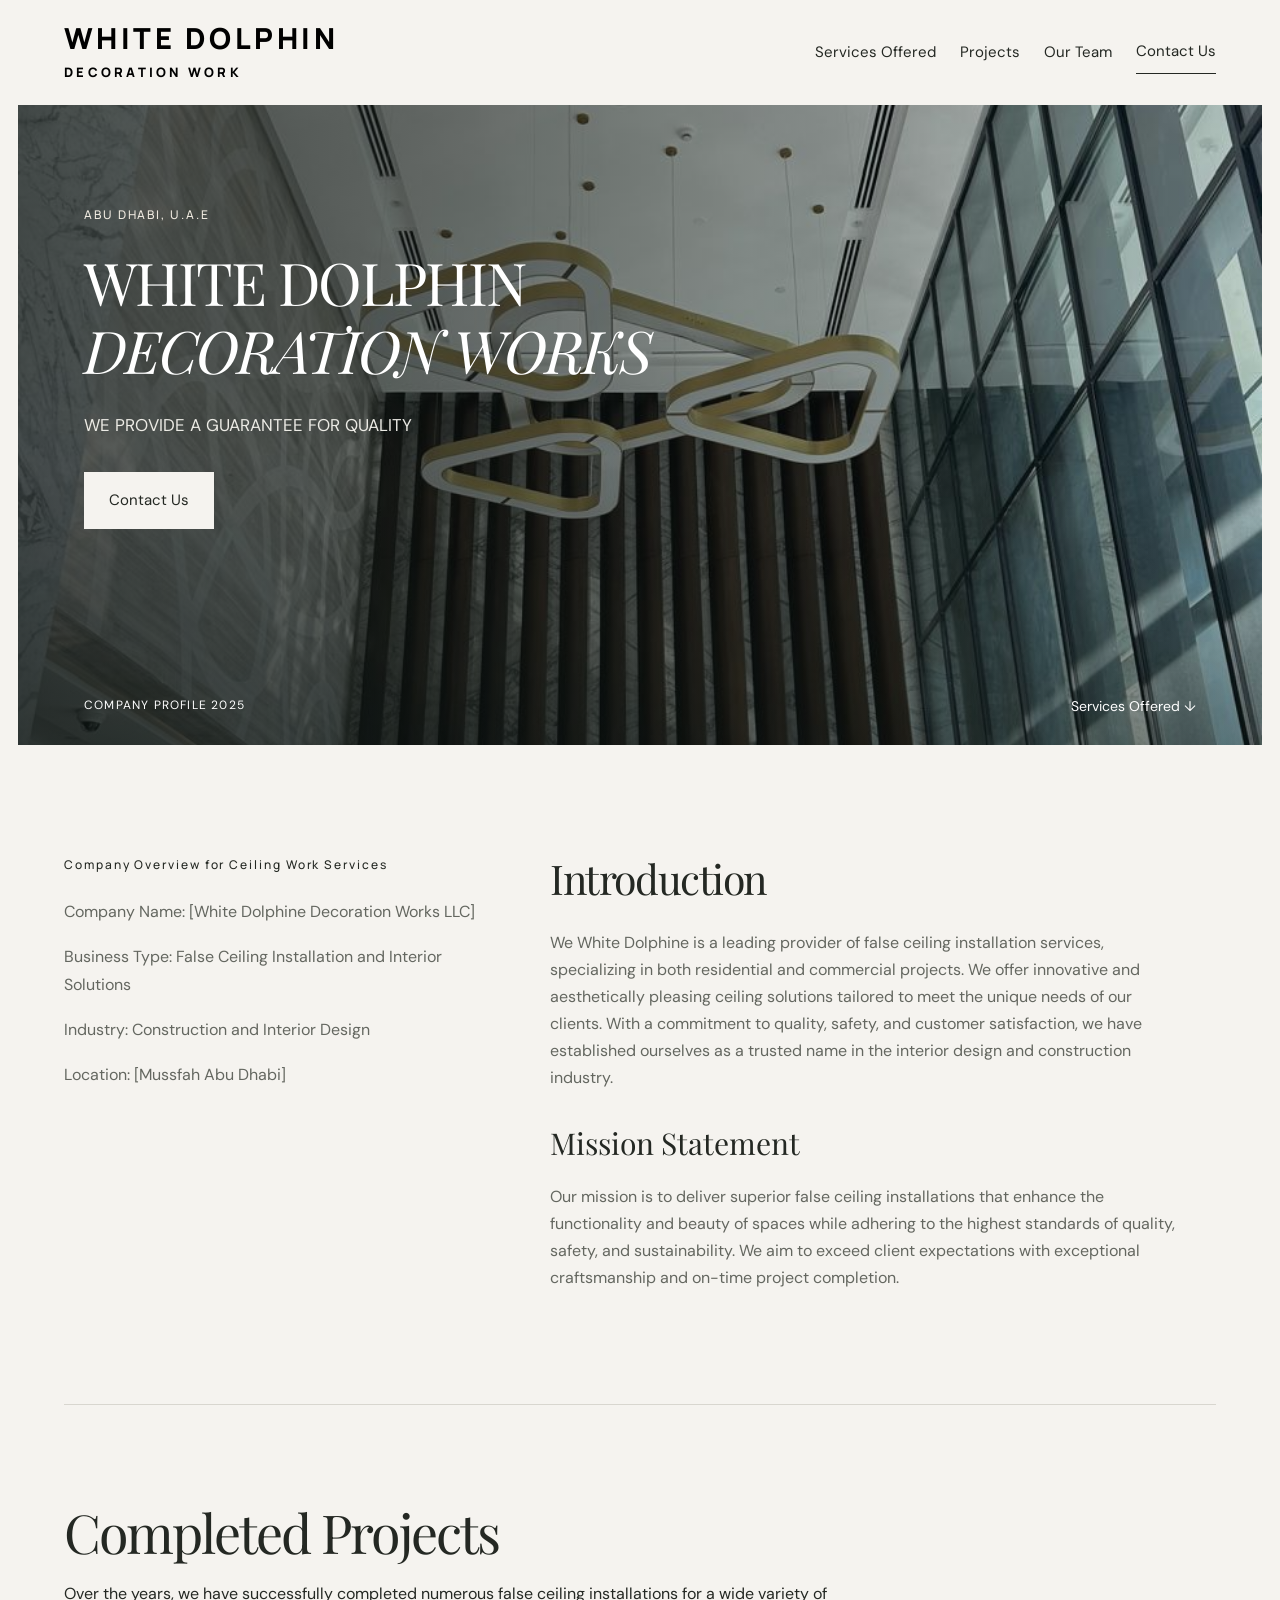
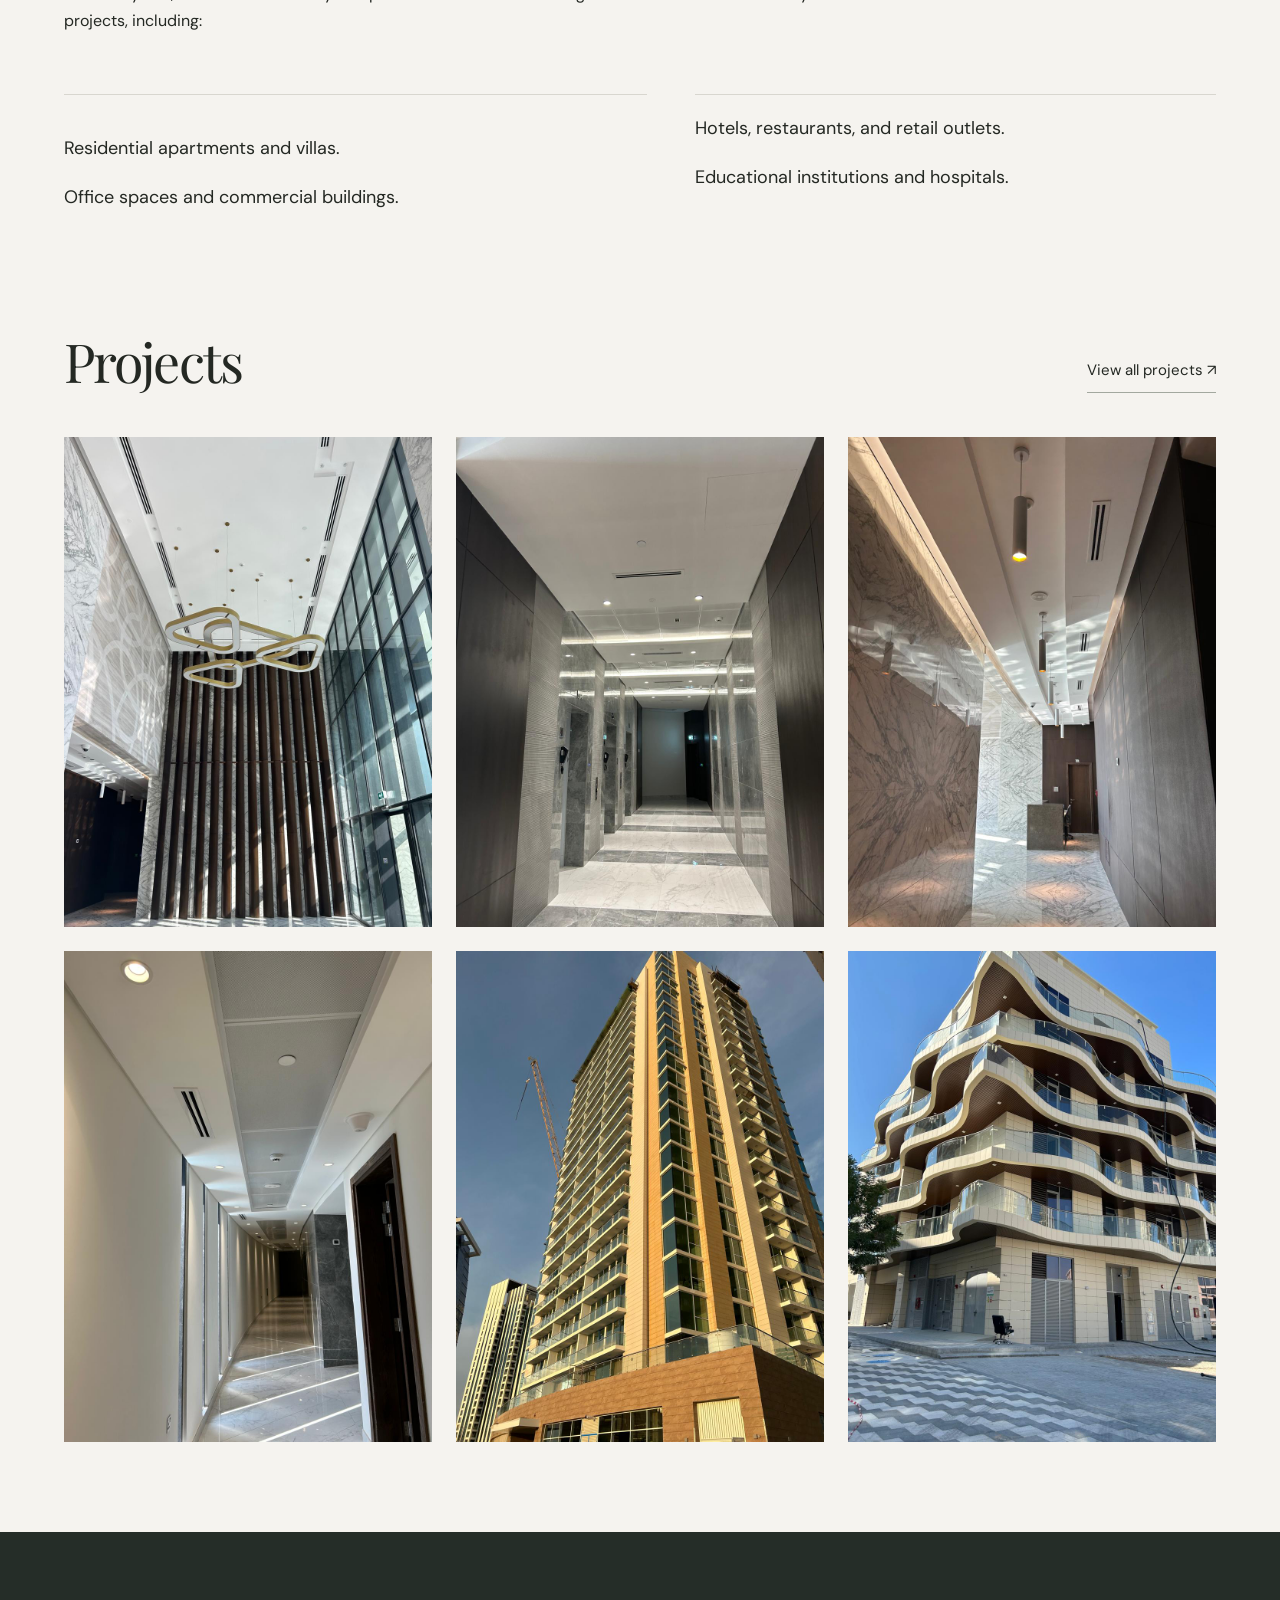
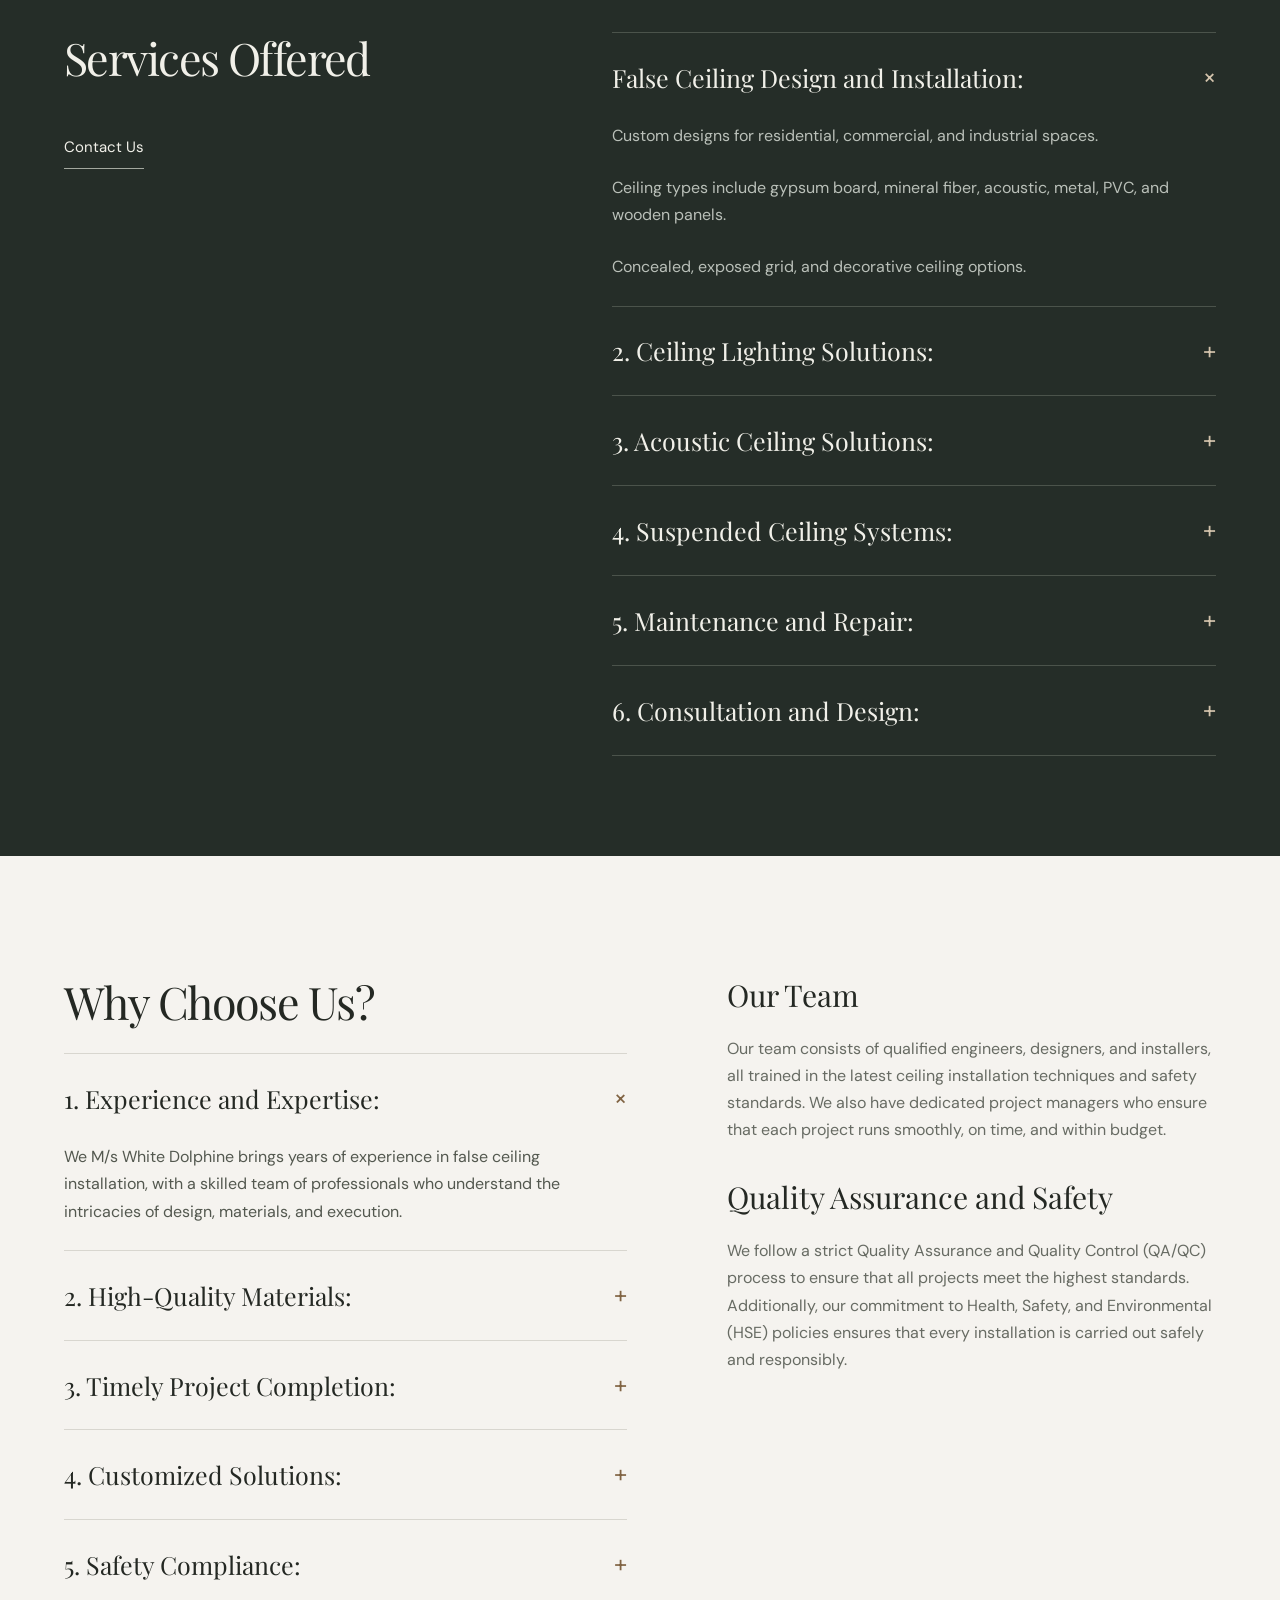
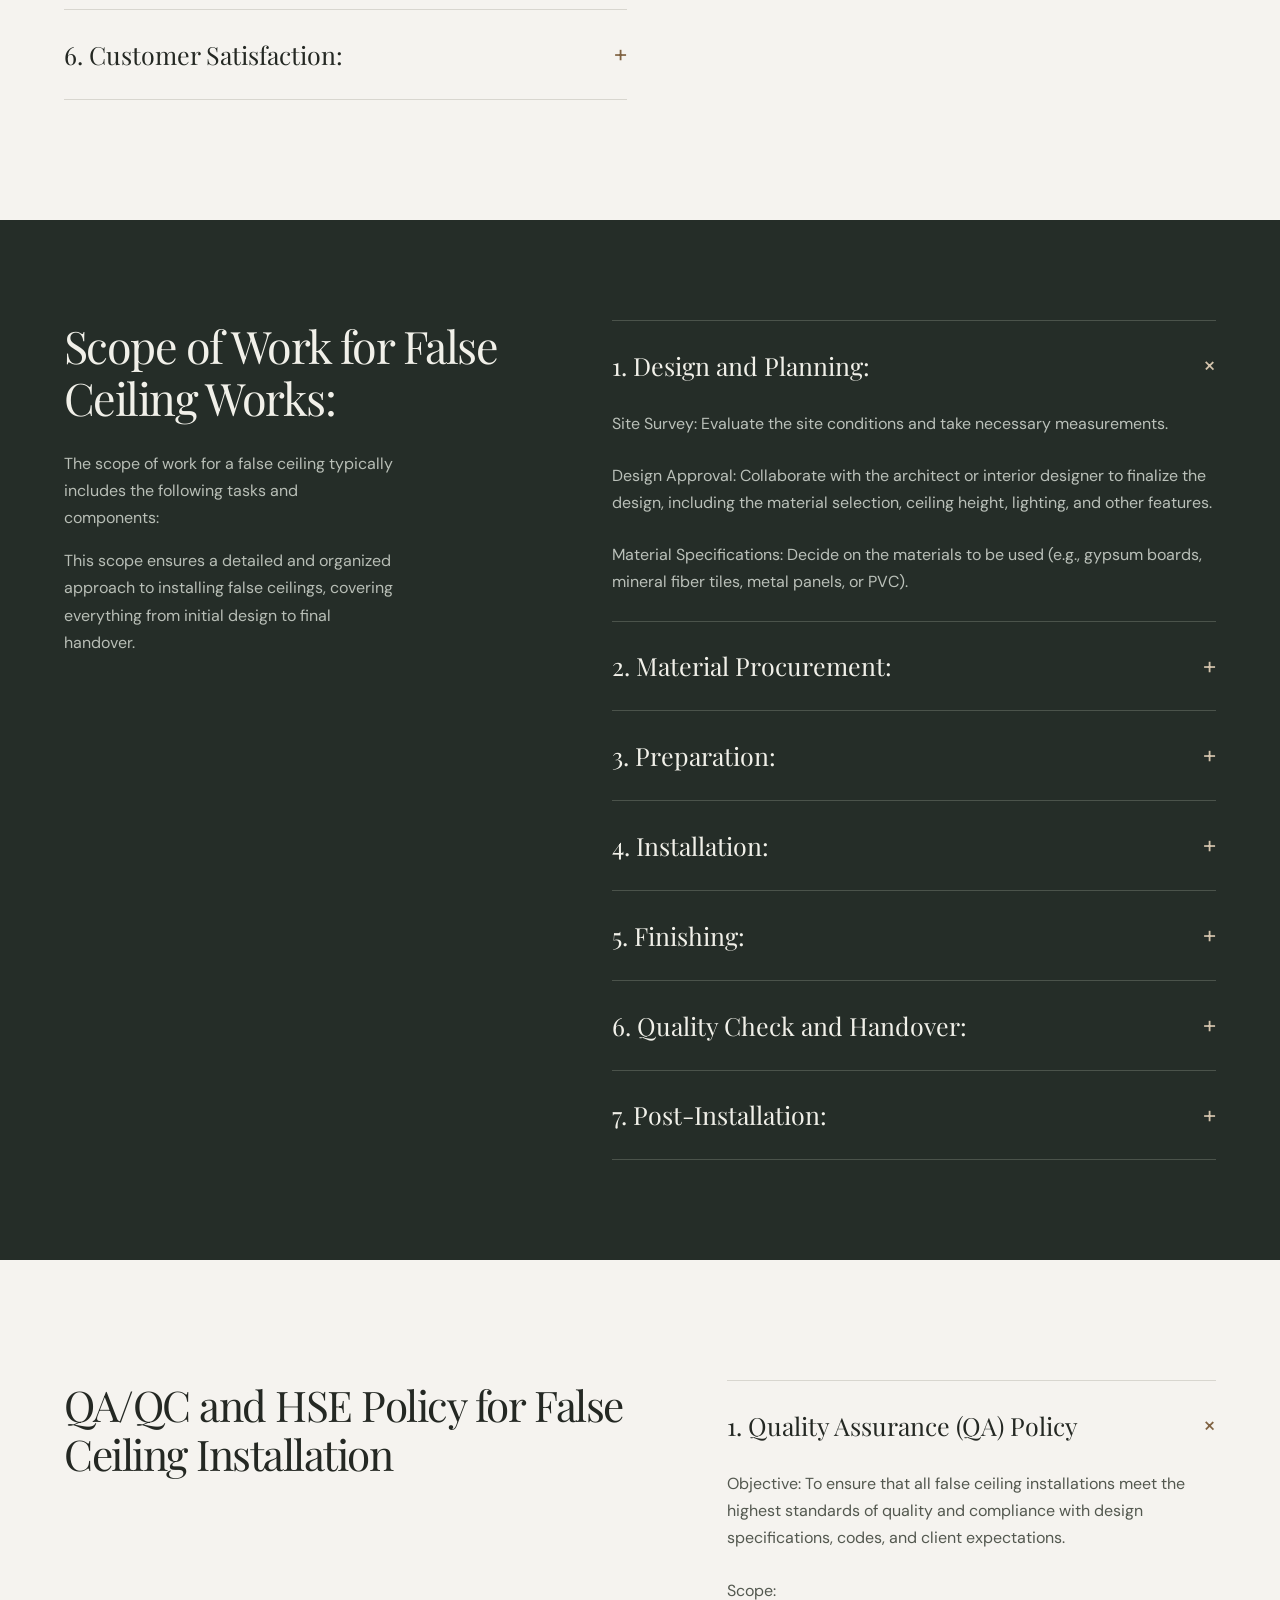
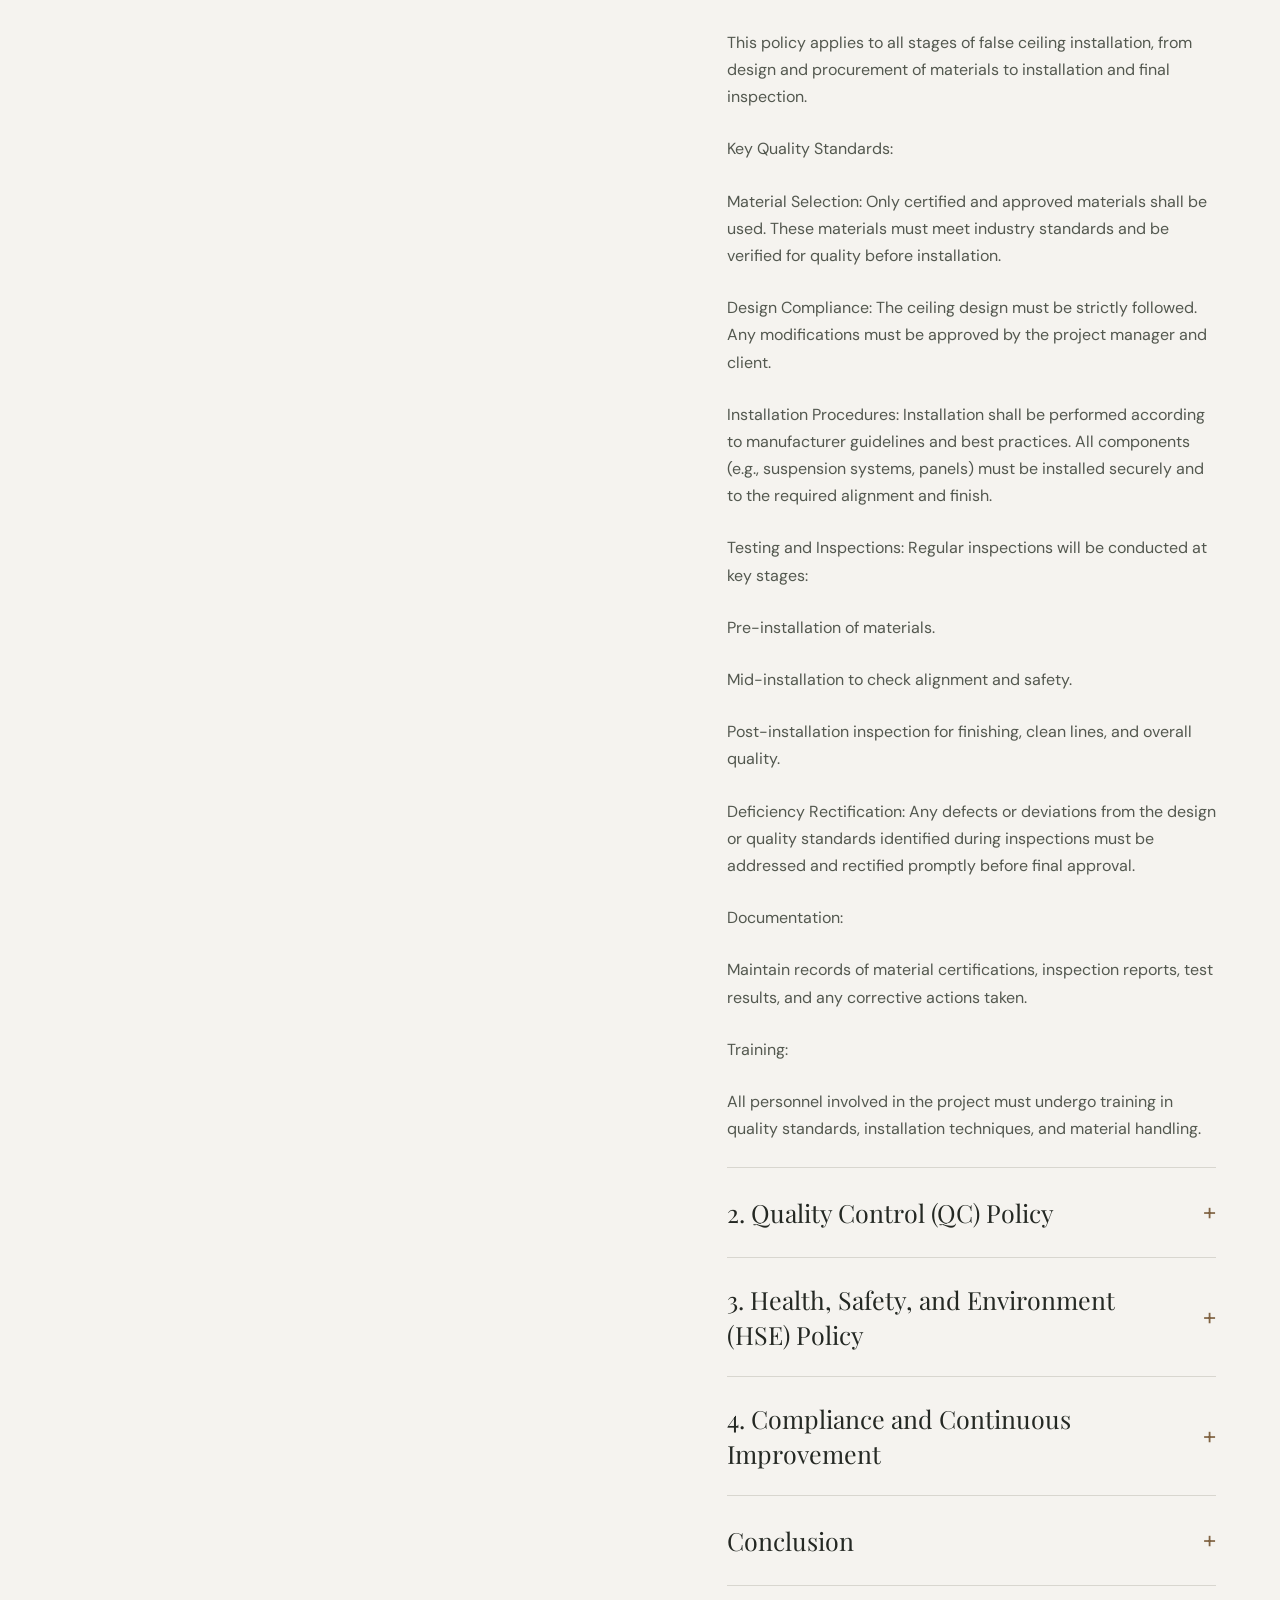
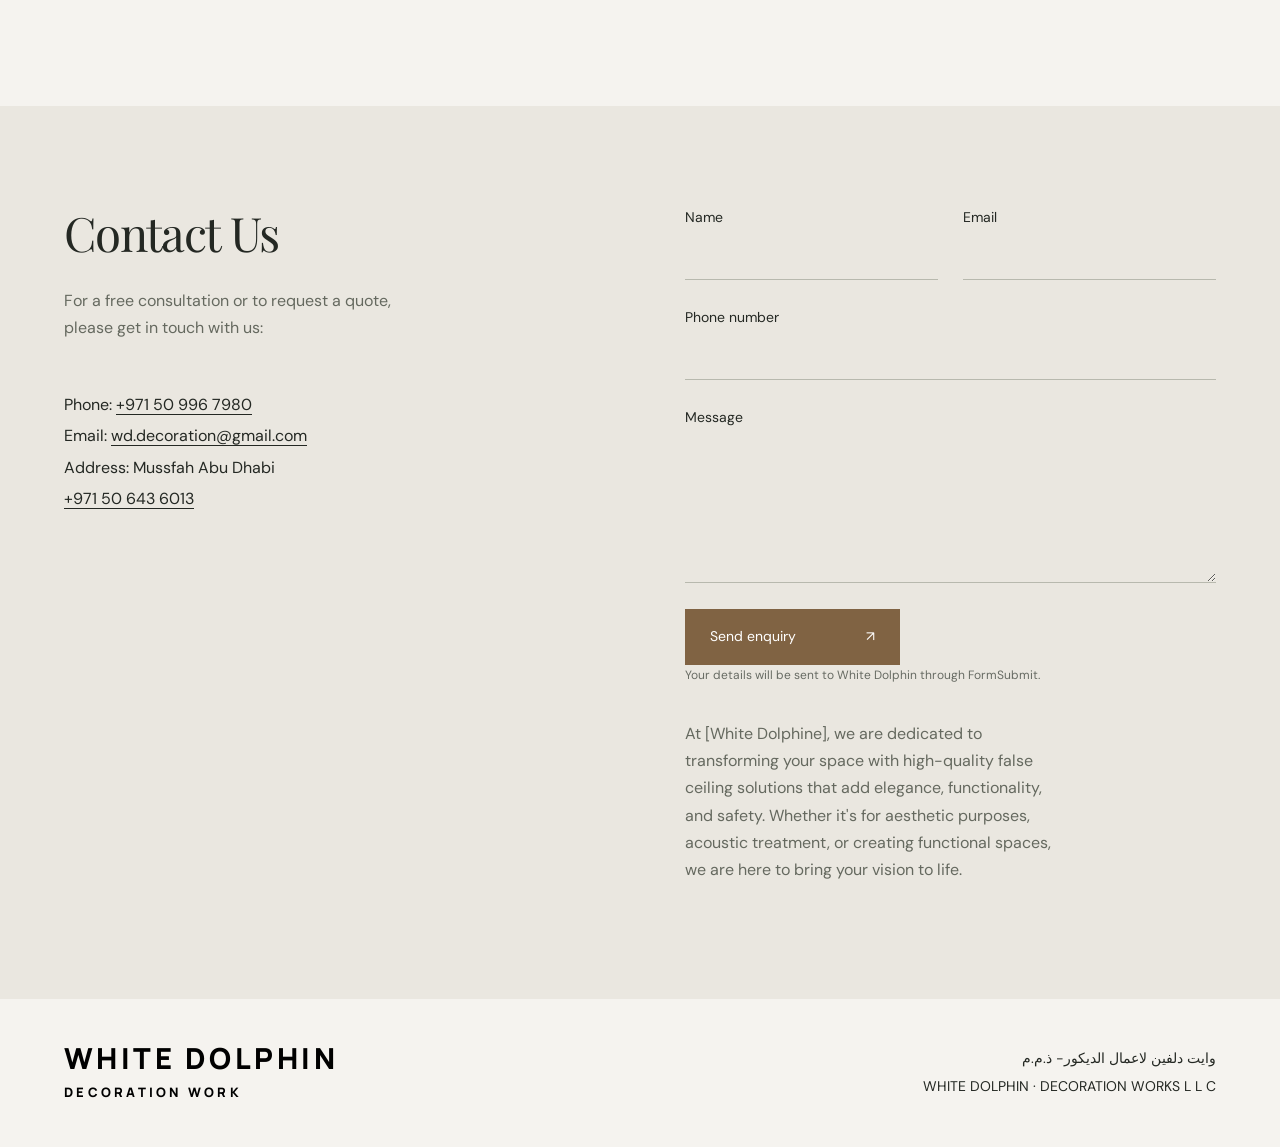
<file: index.html>
<!doctype html><html lang="en"><head><meta charset="utf-8"><meta name="viewport" content="width=device-width,initial-scale=1"><title>WHITE DOLPHIN — DECORATION WORKS</title><meta name="description" content="False Ceiling Installation and Interior Solutions"><link rel="stylesheet" href="style.css"></head><body><header><a class="brand" href="#">WHITE DOLPHIN<span>DECORATION WORK</span></a><button class="menu" aria-label="Navigation" aria-expanded="false" aria-controls="navigation">☰</button><nav id="navigation"><a href="#services">Services Offered</a><a href="projects.html">Projects</a><a href="#about">Our Team</a><a href="#contact" class="nav-contact">Contact Us</a></nav></header><main><section class="hero"><img src="assets/project-01.jpeg" alt="" fetchpriority="high"><div class="hero-shade"></div><div class="hero-copy"><p class="eyebrow">ABU DHABI, U.A.E</p><h1>WHITE DOLPHIN<br><em>DECORATION WORKS</em></h1><p>WE PROVIDE A GUARANTEE FOR QUALITY</p><a class="button light" href="#contact">Contact Us</a></div><div class="hero-bottom"><span>COMPANY PROFILE 2025</span><a href="#services">Services Offered ↓</a></div></section><section class="intro wrap"><div><p class="eyebrow">Company Overview for Ceiling Work Services</p><p>Company Name: [White Dolphine Decoration Works LLC]</p><p>Business Type: False Ceiling Installation and Interior Solutions</p><p>Industry: Construction and Interior Design</p><p>Location: [Mussfah Abu Dhabi]</p></div><div><h2>Introduction</h2><p>We White Dolphine is a leading provider of false ceiling installation services, specializing in both residential and commercial projects. We offer innovative and aesthetically pleasing ceiling solutions tailored to meet the unique needs of our clients. With a commitment to quality, safety, and customer satisfaction, we have established ourselves as a trusted name in the interior design and construction industry.</p><h3 class="copy-heading">Mission Statement</h3><p>Our mission is to deliver superior false ceiling installations that enhance the functionality and beauty of spaces while adhering to the highest standards of quality, safety, and sustainability. We aim to exceed client expectations with exceptional craftsmanship and on-time project completion.</p></div></section><section class="projects wrap" id="projects"><div class="section-top"><div><h2>Completed Projects</h2><p>Over the years, we have successfully completed numerous false ceiling installations for a wide variety of projects, including:</p></div></div><div class="project-grid"><article class="project"><p>Residential apartments and villas.</p><p>Office spaces and commercial buildings.</p></article><article class="project second"><p>Hotels, restaurants, and retail outlets.</p><p>Educational institutions and hospitals.</p></article></div></section><section class="wrap home-gallery"><div class="section-top"><h2>Projects</h2><a class="text-link" href="projects.html">View all projects ↗</a></div><div class="photo-grid" id="home-project-gallery"><a class="photo-card" href="projects.html#photo-1"><img src="assets/project-01.jpeg" alt="White Dolphin project photograph 1" loading="lazy" width="960" height="1280"></a><a class="photo-card" href="projects.html#photo-2"><img src="assets/project-02.jpeg" alt="White Dolphin project photograph 2" loading="lazy" width="960" height="1280"></a><a class="photo-card" href="projects.html#photo-3"><img src="assets/project-03.jpeg" alt="White Dolphin project photograph 3" loading="lazy" width="960" height="1280"></a><a class="photo-card" href="projects.html#photo-4"><img src="assets/project-04.jpeg" alt="White Dolphin project photograph 4" loading="lazy" width="960" height="1280"></a><a class="photo-card" href="projects.html#photo-5"><img src="assets/project-05.jpeg" alt="White Dolphin project photograph 5" loading="lazy" width="960" height="1280"></a><a class="photo-card" href="projects.html#photo-6"><img src="assets/project-06.jpeg" alt="White Dolphin project photograph 6" loading="lazy" width="960" height="1280"></a></div></section><section class="services" id="services"><div class="wrap services-layout"><div class="services-heading"><h2>Services Offered</h2><a class="text-link" href="#contact">Contact Us</a></div><div class="service-list"><details open><summary><h3>False Ceiling Design and Installation:</h3><span class="plus" aria-hidden="true">+</span></summary><div class="document-copy"><p>Custom designs for residential, commercial, and industrial spaces.</p><p>Ceiling types include gypsum board, mineral fiber, acoustic, metal, PVC, and wooden panels.</p><p>Concealed, exposed grid, and decorative ceiling options.</p></div></details><details><summary><h3>2. Ceiling Lighting Solutions:</h3><span class="plus" aria-hidden="true">+</span></summary><div class="document-copy"><p>Integration of lighting systems within false ceilings, including LED lights, recessed lights, and pendant lights.</p><p>Smart lighting solutions for energy efficiency and aesthetic appeal.</p></div></details><details><summary><h3>3. Acoustic Ceiling Solutions:</h3><span class="plus" aria-hidden="true">+</span></summary><div class="document-copy"><p>Noise reduction and soundproofing systems tailored to office spaces, conference rooms, theaters, and studios.</p></div></details><details><summary><h3>4. Suspended Ceiling Systems:</h3><span class="plus" aria-hidden="true">+</span></summary><div class="document-copy"><p>Installation of ceiling grids and suspension systems for stability and ease of access to utilities.</p></div></details><details><summary><h3>5. Maintenance and Repair:</h3><span class="plus" aria-hidden="true">+</span></summary><div class="document-copy"><p>Post-installation maintenance, cleaning, and repair services for damaged or aging false ceilings.</p></div></details><details><summary><h3>6. Consultation and Design:</h3><span class="plus" aria-hidden="true">+</span></summary><div class="document-copy"><p>Expert consultation to help clients choose the right materials and designs for their specific needs.</p><p>Detailed project planning, including timelines, cost estimation, and budgeting.</p></div></details></div></div></section><section class="about wrap" id="about"><div class="about-title"><h2>Why Choose Us?</h2><div class="light-accordions service-list"><details open><summary><h3>1. Experience and Expertise:</h3><span class="plus" aria-hidden="true">+</span></summary><div class="document-copy"><p>We M/s White Dolphine brings years of experience in false ceiling installation, with a skilled team of professionals who understand the intricacies of design, materials, and execution.</p></div></details><details><summary><h3>2. High-Quality Materials:</h3><span class="plus" aria-hidden="true">+</span></summary><div class="document-copy"><p>We use only the best-quality materials sourced from trusted suppliers, ensuring durability, safety, and aesthetic appeal.</p></div></details><details><summary><h3>3. Timely Project Completion:</h3><span class="plus" aria-hidden="true">+</span></summary><div class="document-copy"><p>We pride ourselves on completing projects within the specified timeframe, minimizing disruption to your daily activities.</p></div></details><details><summary><h3>4. Customized Solutions:</h3><span class="plus" aria-hidden="true">+</span></summary><div class="document-copy"><p>Each project is unique, and we offer personalized ceiling solutions that align with your design vision, functional needs, and budget.</p></div></details><details><summary><h3>5. Safety Compliance:</h3><span class="plus" aria-hidden="true">+</span></summary><div class="document-copy"><p>Our team adheres to strict safety protocols and ensures that all installations are compliant with relevant building codes and regulations.</p></div></details><details><summary><h3>6. Customer Satisfaction:</h3><span class="plus" aria-hidden="true">+</span></summary><div class="document-copy"><p>Our focus is on ensuring the satisfaction of our clients through clear communication, high-quality work, and attention to detail.</p></div></details></div></div><div class="about-copy"><h3 class="copy-heading">Our Team</h3><p>Our team consists of qualified engineers, designers, and installers, all trained in the latest ceiling installation techniques and safety standards. We also have dedicated project managers who ensure that each project runs smoothly, on time, and within budget.</p><h3 class="copy-heading">Quality Assurance and Safety</h3><p>We follow a strict Quality Assurance and Quality Control (QA/QC) process to ensure that all projects meet the highest standards. Additionally, our commitment to Health, Safety, and Environmental (HSE) policies ensures that every installation is carried out safely and responsibly.</p></div></section><section class="services scope" id="scope"><div class="wrap services-layout"><div class="services-heading"><h2>Scope of Work for False Ceiling Works:</h2><p>The scope of work for a false ceiling typically includes the following tasks and components:</p><p>This scope ensures a detailed and organized approach to installing false ceilings, covering everything from initial design to final handover.</p></div><div class="service-list"><details open><summary><h3>1. Design and Planning:</h3><span class="plus" aria-hidden="true">+</span></summary><div class="document-copy"><p>Site Survey: Evaluate the site conditions and take necessary measurements.</p><p>Design Approval: Collaborate with the architect or interior designer to finalize the design, including the material selection, ceiling height, lighting, and other features.</p><p>Material Specifications: Decide on the materials to be used (e.g., gypsum boards, mineral fiber tiles, metal panels, or PVC).</p></div></details><details><summary><h3>2. Material Procurement:</h3><span class="plus" aria-hidden="true">+</span></summary><div class="document-copy"><p>Ceiling Panels: Selection of panels based on design and functional needs.</p><p>Suspension System: This includes tracks, hangers, and accessories to support the ceiling.</p><p>Finishing Materials: Paint, textures, or finishes to apply to the ceiling panels.</p><p>Additional Fixtures: If required, lights, diffusers, air vents, speakers, and other utilities.</p></div></details><details><summary><h3>3. Preparation:</h3><span class="plus" aria-hidden="true">+</span></summary><div class="document-copy"><p>Site Clearing: Ensure the work area is clear of any obstacles and ready for ceiling installation.</p><p>Temporary Supports: If necessary, install temporary supports for structural stability.</p></div></details><details><summary><h3>4. Installation:</h3><span class="plus" aria-hidden="true">+</span></summary><div class="document-copy"><p>Framework Installation: Install the metal grid or suspension system (either exposed or concealed) that will hold the ceiling panels.</p><p>Ceiling Panel Installation: Attach the ceiling panels to the framework securely.</p><p>Electrical Work: Incorporate any lighting fixtures, vents, or other utilities within the false ceiling.</p><p>Adjustments: Ensure the ceiling is level and properly aligned.</p></div></details><details><summary><h3>5. Finishing:</h3><span class="plus" aria-hidden="true">+</span></summary><div class="document-copy"><p>Jointing and Sealing: Apply joint compound to seams and gaps, and ensure a smooth finish.</p><p>Painting/Texture: Apply paint or texture to the surface of the false ceiling, if required.</p><p>Clean-Up: Remove any construction debris and clean the work area.</p></div></details><details><summary><h3>6. Quality Check and Handover:</h3><span class="plus" aria-hidden="true">+</span></summary><div class="document-copy"><p>Final Inspection: Ensure all elements are correctly installed and meet design specifications.</p><p>Defects Rectification: Address any defects or issues that arise during installation.</p><p>Client Handover: Present the completed false ceiling to the client, ensuring satisfaction and functionality.</p></div></details><details><summary><h3>7. Post-Installation:</h3><span class="plus" aria-hidden="true">+</span></summary><div class="document-copy"><p>Maintenance: Provide the client with guidelines for maintaining the false ceiling, including cleaning and periodic checks.</p><p>Warranty: Offer a warranty on the installation, materials, and workmanship as per the agreement.</p></div></details></div></div></section><section class="about wrap policy" id="policy"><div class="about-title"><h2>QA/QC and HSE Policy for False Ceiling Installation</h2></div><div class="light-accordions service-list"><details open><summary><h3>1. Quality Assurance (QA) Policy</h3><span class="plus" aria-hidden="true">+</span></summary><div class="document-copy"><p>Objective: To ensure that all false ceiling installations meet the highest standards of quality and compliance with design specifications, codes, and client expectations.</p><p>Scope:</p><p>This policy applies to all stages of false ceiling installation, from design and procurement of materials to installation and final inspection.</p><p>Key Quality Standards:</p><p>Material Selection: Only certified and approved materials shall be used. These materials must meet industry standards and be verified for quality before installation.</p><p>Design Compliance: The ceiling design must be strictly followed. Any modifications must be approved by the project manager and client.</p><p>Installation Procedures: Installation shall be performed according to manufacturer guidelines and best practices. All components (e.g., suspension systems, panels) must be installed securely and to the required alignment and finish.</p><p>Testing and Inspections: Regular inspections will be conducted at key stages:</p><p>Pre-installation of materials.</p><p>Mid-installation to check alignment and safety.</p><p>Post-installation inspection for finishing, clean lines, and overall quality.</p><p>Deficiency Rectification: Any defects or deviations from the design or quality standards identified during inspections must be addressed and rectified promptly before final approval.</p><p>Documentation:</p><p>Maintain records of material certifications, inspection reports, test results, and any corrective actions taken.</p><p>Training:</p><p>All personnel involved in the project must undergo training in quality standards, installation techniques, and material handling.</p></div></details><details><summary><h3>2. Quality Control (QC) Policy</h3><span class="plus" aria-hidden="true">+</span></summary><div class="document-copy"><p>Objective: To monitor and control the quality of materials, workmanship, and finished products throughout the false ceiling installation process.</p><p>Quality Control Measures:</p><p>Pre-Installation Inspection: Inspect all materials for damage, defects, and conformity with the approved specifications before delivery to the site.</p><p>Installation Supervision: Ensure that the installation team follows the correct procedures for ceiling grid setup, panel installation, and alignment. Supervisors should conduct routine checks.</p><p>Final Inspection and Approval: After installation, a thorough inspection will be conducted to verify:</p><p>Proper fixing of panels and grids.</p><p>Seamless finishes with no visible gaps or defects.</p><p>Safety features like lighting, ventilation, and fireproofing (if applicable).</p><p>Client Sign-Off: Before final handover, obtain client approval that the false ceiling meets their expectations and the agreed specifications.</p><p>Corrective Actions: If any issues are detected during the QC process, corrective actions will be taken, including:</p><p>Rework or replacement of defective materials.</p><p>Re-adjustment of installed components.</p><p>Final retesting to ensure compliance.</p></div></details><details><summary><h3>3. Health, Safety, and Environment (HSE) Policy</h3><span class="plus" aria-hidden="true">+</span></summary><div class="document-copy"><p>Objective: To protect the health and safety of all personnel involved in the false ceiling installation process and to minimize the environmental impact of the project.</p><p>HSE Responsibilities:</p><p>Site Safety: Ensure that the work area is secured and free from hazards. Barricades and warning signs must be placed in areas where work is being performed.</p><p>Personal Protective Equipment (PPE): All workers must wear appropriate PPE, including hard hats, gloves, safety boots, eye protection, and hearing protection when necessary.</p><p>Equipment Safety: All tools and machinery used for ceiling installation must be in good working condition. Operators must be trained to handle these tools safely.</p><p>Material Handling: Materials should be stored and transported in a safe manner to prevent accidents, especially for heavy or fragile components.</p><p>Working at Heights: For ceiling installation that requires working at elevated heights, ensure that workers use proper scaffolding, ladders, or lifts. Workers must be trained in fall protection techniques.</p><p>Fire Safety: Ensure that fire extinguishers are readily available on-site, especially if flammable materials are being used. Adhere to all fire safety regulations.</p><p>Waste Management: Proper disposal of construction debris and packaging material must be carried out. Recycling options should be considered, and materials should be disposed of in an environmentally responsible manner.</p><p>Emergency Protocols:</p><p>First aid kits must be available on-site, and workers should be trained in basic first aid procedures.</p><p>Emergency evacuation procedures must be posted and communicated to all workers.</p><p>Environmental Protection:</p><p>Minimize dust, noise, and air pollution during the installation.</p><p>Ensure the project complies with local environmental regulations, such as waste disposal and energy efficiency standards.</p></div></details><details><summary><h3>4. Compliance and Continuous Improvement</h3><span class="plus" aria-hidden="true">+</span></summary><div class="document-copy"><p>Regulatory Compliance: Ensure the project complies with all local building codes, safety regulations, and environmental standards.</p><p>Continuous Improvement: Regularly review QA/QC and HSE policies and procedures. Gather feedback from workers and clients to identify areas for improvement and update the procedures accordingly.</p></div></details><details><summary><h3>Conclusion</h3><span class="plus" aria-hidden="true">+</span></summary><div class="document-copy"><p>By adhering to this QA/QC and HSE policy, the false ceiling installation process will maintain the highest standards of quality, safety, and environmental responsibility. Ensuring the safety of workers, the satisfaction of clients, and the protection of the environment is a top priority throughout the project.</p></div></details></div></section><section class="contact" id="contact"><div class="wrap contact-grid"><div><h2>Contact Us</h2><p>For a free consultation or to request a quote, please get in touch with us:</p><div class="contact-details"><p>Phone: <a href="tel:+971509967980">+971 50 996 7980</a></p><p>Email: <a href="mailto:wd.decoration@gmail.com">wd.decoration@gmail.com</a></p><p>Address: Mussfah Abu Dhabi</p><p><a href="tel:+971506436013">+971 50 643 6013</a></p></div></div><div class="about-copy"><form id="enquiry" action="https://formsubmit.co/wd.decoration@gmail.com" method="POST">
<input type="hidden" name="_subject" value="New White Dolphin website enquiry"><input type="hidden" name="_template" value="table">
<div class="form-row"><label>Name<input name="name" autocomplete="name" required maxlength="100"></label><label>Email<input name="email" type="email" autocomplete="email" required maxlength="254"></label></div>
<label>Phone number<input name="phone" type="tel" autocomplete="tel" required maxlength="40"></label>
<label>Message<textarea name="message" rows="5" required maxlength="5000"></textarea></label>
<button class="button bronze" type="submit">Send enquiry <span aria-hidden="true">↗</span></button>
<p class="form-note">Your details will be sent to White Dolphin through FormSubmit.</p></form><p>At [White Dolphine], we are dedicated to transforming your space with high-quality false ceiling solutions that add elegance, functionality, and safety. Whether it&#x27;s for aesthetic purposes, acoustic treatment, or creating functional spaces, we are here to bring your vision to life.</p></div></div></section></main><footer class="wrap"><a class="brand" href="#">WHITE DOLPHIN<span>DECORATION WORK</span></a><div><p dir="rtl" lang="ar">وايت دلفين لاعمال الديكور- ذ.م.م</p><p>WHITE DOLPHIN · DECORATION WORKS L L C</p></div></footer><script src="script.js"></script><script src="projects.js"></script><script src="home-gallery.js"></script></body></html>
</file>
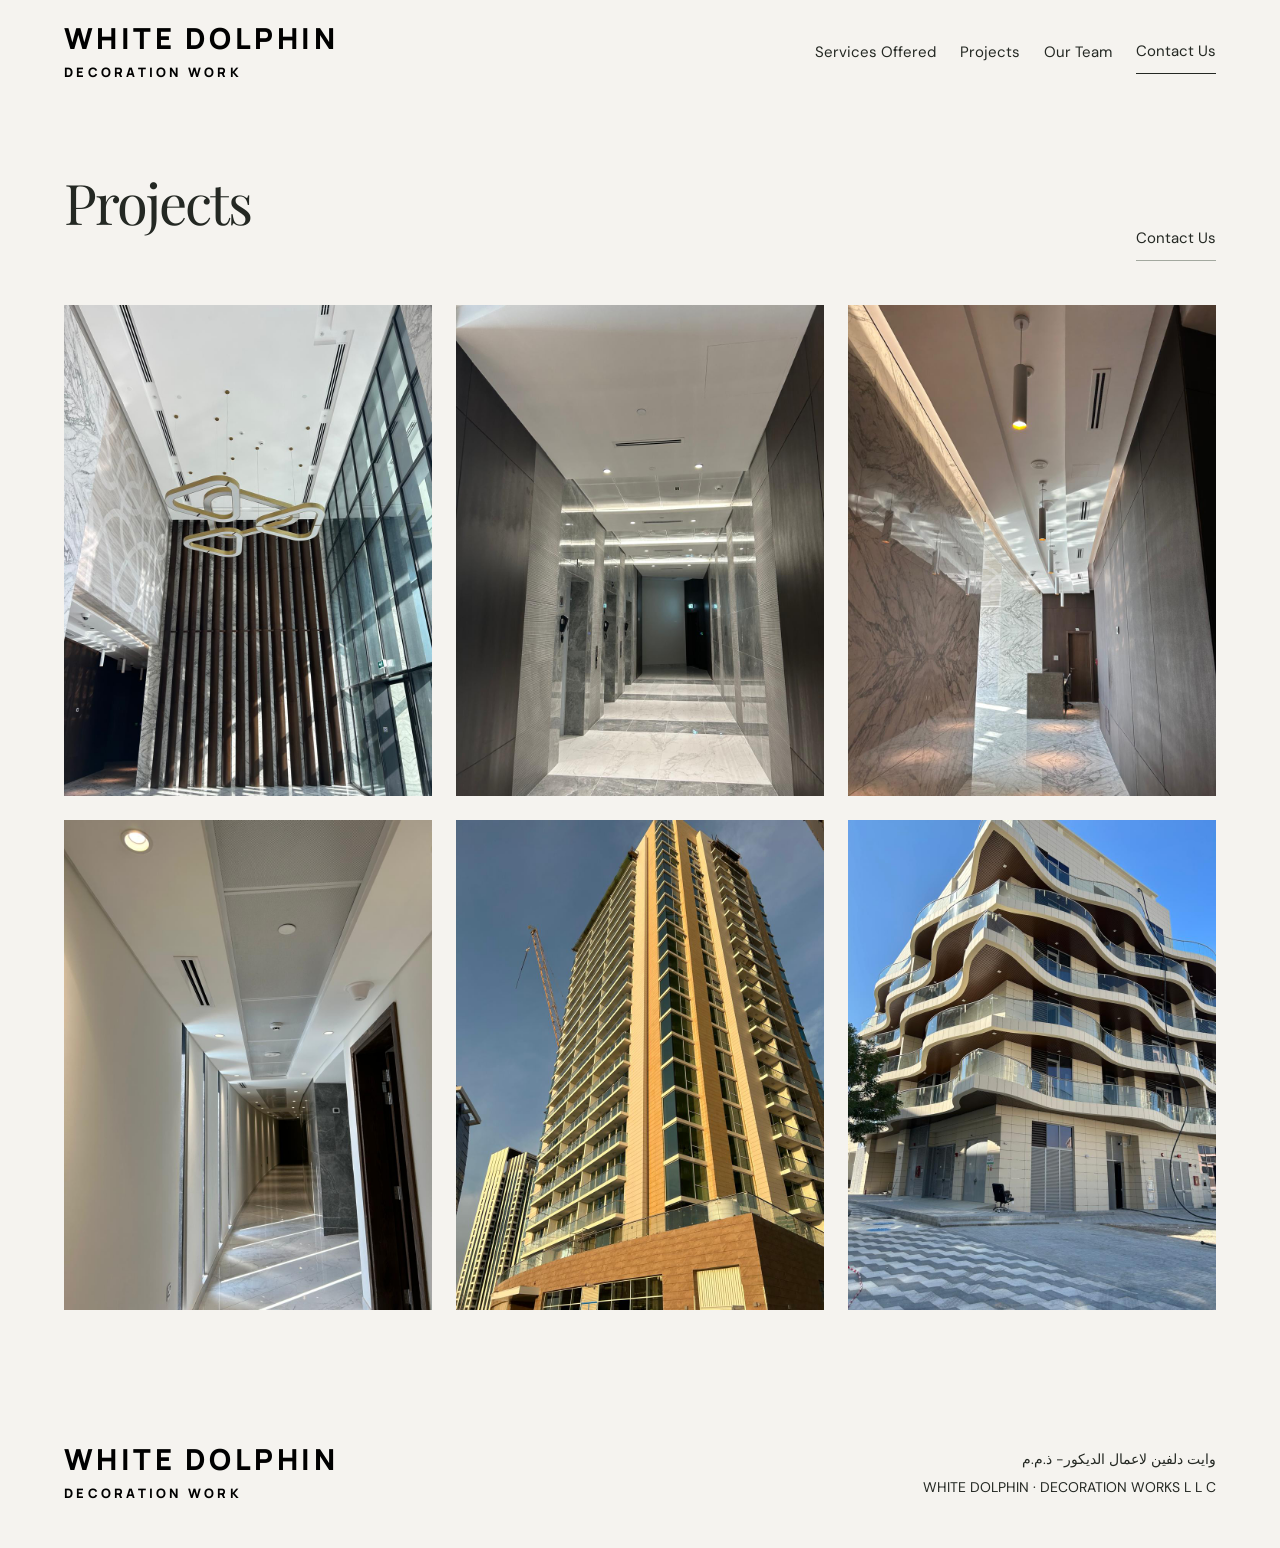
<file: projects.html>
<!doctype html><html lang="en"><head><meta charset="utf-8"><meta name="viewport" content="width=device-width,initial-scale=1"><title>Projects | White Dolphin Decoration Works</title><link rel="stylesheet" href="style.css"></head><body><header><a class="brand" href="index.html">WHITE DOLPHIN<span>DECORATION WORK</span></a><button class="menu" aria-label="Navigation" aria-expanded="false" aria-controls="navigation">☰</button><nav id="navigation"><a href="index.html#services">Services Offered</a><a href="projects.html">Projects</a><a href="index.html#about">Our Team</a><a href="index.html#contact" class="nav-contact">Contact Us</a></nav></header><main class="wrap gallery-page"><div class="section-top"><h1>Projects</h1><a class="text-link" href="index.html#contact">Contact Us</a></div><div id="project-gallery" class="photo-grid"></div><button id="load-more" class="button bronze" hidden>Load more</button><noscript><p>Enable JavaScript to browse the full gallery.</p><img src="assets/project-01.jpeg" alt="White Dolphin project photograph 1" loading="lazy" width="320"><img src="assets/project-02.jpeg" alt="White Dolphin project photograph 2" loading="lazy" width="320"><img src="assets/project-03.jpeg" alt="White Dolphin project photograph 3" loading="lazy" width="320"><img src="assets/project-04.jpeg" alt="White Dolphin project photograph 4" loading="lazy" width="320"><img src="assets/project-05.jpeg" alt="White Dolphin project photograph 5" loading="lazy" width="320"><img src="assets/project-06.jpeg" alt="White Dolphin project photograph 6" loading="lazy" width="320"></noscript></main><dialog id="photo-viewer" aria-label="Project photograph"><button id="close-viewer" aria-label="Close photograph">×</button><img id="large-photo" alt=""><div class="viewer-controls"><button id="previous-photo" aria-label="Previous photograph">←</button><span id="photo-count" aria-live="polite"></span><button id="next-photo" aria-label="Next photograph">→</button></div></dialog><footer class="wrap"><a class="brand" href="index.html">WHITE DOLPHIN<span>DECORATION WORK</span></a><div><p dir="rtl" lang="ar">وايت دلفين لاعمال الديكور- ذ.م.م</p><p>WHITE DOLPHIN · DECORATION WORKS L L C</p></div></footer><script src="script.js"></script><script src="projects.js"></script><script src="gallery.js"></script></body></html>
</file>
<file: style.css>
@import url('https://fonts.googleapis.com/css2?family=DM+Sans:wght@400;500;600&family=Manrope:wght@400;500;600;700;800&family=Playfair+Display:ital,wght@0,400;0,500;1,400;1,500&display=swap');
:root{--paper:#f5f3ef;--ink:#242823;--bronze:#a17d55;--line:#d8d6cf}*{box-sizing:border-box}html{scroll-behavior:smooth;scroll-padding-top:95px}body{margin:0;background:var(--paper);color:var(--ink);font:16px/1.7 'DM Sans',sans-serif}a{color:inherit;text-decoration:none}button,input,textarea,select{font:inherit}button,a,input,select,textarea,summary{-webkit-tap-highlight-color:transparent}a:focus-visible,button:focus-visible,summary:focus-visible{outline:2px solid var(--bronze);outline-offset:6px}header{height:99px;display:flex;justify-content:space-between;align-items:center;padding:0 5%;background:var(--paper);position:relative;z-index:5}.brand{font:600 25px/1.1 Manrope,sans-serif;letter-spacing:.17em}.brand span{display:block;font:500 10px/1.5 Manrope,sans-serif;letter-spacing:.35em;margin-top:8px}nav{display:flex;align-items:center;gap:36px;font-size:14px}nav a:hover{color:var(--bronze)}.nav-contact{border-bottom:1px solid var(--ink);padding:8px 0}.nav-contact span{margin-left:28px}.menu{display:none}.hero{position:relative;height:min(730px,80vh);min-height:560px;color:#fff;overflow:hidden;margin:0 18px}.hero>img{position:absolute;height:100%;width:100%;object-fit:cover;object-position:center 56%}.hero-shade{position:absolute;inset:0;background:linear-gradient(90deg,rgba(13,20,17,.74),rgba(13,20,17,.2)),linear-gradient(0deg,rgba(13,20,17,.4),transparent 45%)}.hero-copy{position:relative;padding:100px 5.3% 75px;max-width:1000px}.eyebrow{font:500 12px/1.6 Manrope,sans-serif;letter-spacing:.16em;margin:0 0 24px}.hero .eyebrow{color:#eee9df}h1,h2{font:400 clamp(38px,4.2vw,64px)/1.16 'Playfair Display',Georgia,serif;letter-spacing:-.035em;margin:0 0 26px}h1{font-size:clamp(48px,5.3vw,80px)}em{font-weight:400}h2 em{color:#82715c}.hero-copy>p:not(.eyebrow){color:#ecebe5;font-size:17px;margin-bottom:32px}.button{display:inline-flex;gap:45px;align-items:center;justify-content:space-between;padding:16px 25px;font-size:14px;border:0;cursor:pointer;transition:background .2s,transform .2s}.button:hover{transform:translateY(-2px)}.light{background:var(--paper);color:var(--ink)}.hero-bottom{position:absolute;bottom:26px;left:5.3%;right:5.3%;display:flex;justify-content:space-between;font-size:12px;letter-spacing:.1em}.hero-bottom a{font-size:14px;letter-spacing:0}.wrap{width:90%;max-width:1390px;margin:auto}.intro{display:grid;grid-template-columns:1fr 1.6fr;gap:70px;padding:110px 0 95px;border-bottom:1px solid var(--line)}.intro>.eyebrow{padding-top:12px}.intro h2{font-size:clamp(34px,3.2vw,49px)}.intro p:not(.eyebrow){max-width:630px;color:#646760;margin:0}.projects{padding:96px 0 100px}.section-top{display:flex;justify-content:space-between;align-items:flex-end;margin-bottom:44px}.section-top h2{margin:0}.section-note{font-size:14px;color:#6d7068;max-width:295px}.project-grid{display:grid;grid-template-columns:1.12fr 1fr;gap:48px}.project.second{padding-top:105px}.project-image{height:470px;position:relative;overflow:hidden;background:#d1cec5}.second .project-image{height:395px}.project-image img{width:100%;height:100%;object-fit:cover;transition:transform .7s}.project-image:hover img{transform:scale(1.035)}.image-label{position:absolute;bottom:20px;left:20px;background:rgba(245,243,239,.94);padding:7px 12px;font-size:11px;letter-spacing:.1em}.project-caption{display:flex;justify-content:space-between;margin-top:21px;align-items:start}.project-caption h3{font:400 25px/1.4 'Playfair Display',serif;margin:0}.project-caption p{font-size:14px;color:#77796f;margin:5px 0}.project-caption>span{font-size:13px;color:#82715c}.services{background:#252d28;color:#f1f0e9;padding:100px 0}.services-layout{display:grid;grid-template-columns:1fr 1.35fr;gap:100px}.services-heading h2 em{color:#c5ad8d}.services-heading>p:not(.eyebrow){max-width:330px;color:#b8beb6}.text-link{font-size:14px;display:inline-block;border-bottom:1px solid #a3a89f;padding-bottom:8px;margin-top:25px}.service-list details{border-bottom:1px solid #4b534b}.service-list details:first-child{border-top:1px solid #4b534b}.service-list summary{list-style:none;display:flex;align-items:center;gap:28px;padding:24px 0;cursor:pointer}.service-list summary::-webkit-details-marker{display:none}.number{font-size:12px;color:#bca88d}.service-list h3{font:400 25px/1.4 'Playfair Display',serif;margin:0;flex:1}.plus{font-size:24px;font-weight:400;color:#d3c3ac;transition:transform .2s}details[open] .plus{transform:rotate(45deg)}.service-list details p{color:#bac0b9;margin:0 25px 25px 44px;font-size:15px}.about{display:grid;grid-template-columns:1.15fr 1fr;gap:100px;padding:120px 0}.about h2{font-size:clamp(35px,3.5vw,52px)}.about-copy p{color:#676b63}.about-copy .large-copy{font:400 26px/1.4 'Playfair Display',serif;color:var(--ink);margin-top:0}.studio-location{border-top:1px solid var(--line);padding-top:22px;margin-top:30px;display:flex;justify-content:space-between;gap:20px;font-size:14px}.studio-location span:first-child{font-size:11px;letter-spacing:.1em}.contact{background:#eae7e0;padding:100px 0}.contact-grid{display:grid;grid-template-columns:1fr 1fr;gap:90px}.contact h2{font-size:clamp(37px,3.7vw,55px)}.contact-grid>div>p:not(.eyebrow){max-width:370px;color:#65695f}.contact-details{margin-top:50px;font-size:14px}.contact-details p{margin:4px 0}.muted{color:#777b71}.form-row{display:grid;grid-template-columns:1fr 1fr;gap:25px}label{display:block;font-size:14px;margin-bottom:26px}.optional{color:#73776e;font-size:12px}input,select,textarea{display:block;width:100%;border:0;border-bottom:1px solid #b8b9ae;background:transparent;color:var(--ink);padding:12px 0;outline:none;border-radius:0;font-size:15px}input:focus,select:focus,textarea:focus{border-color:#755a3c;box-shadow:0 1px 0 #755a3c}textarea{resize:vertical;min-height:105px}input::placeholder,textarea::placeholder{color:#797d73;opacity:1}.form-note{font-size:12px;color:#71756a;margin:0 0 20px}.bronze{background:#806343;color:white;min-width:215px}.bronze:hover{background:#684f34}#form-status{font-size:14px;padding:15px;border-left:3px solid var(--bronze);background:#f5f3ef}footer{padding:44px 0;display:flex;align-items:center;justify-content:space-between}footer>p{font-size:14px;color:#75796e}.sample{font-size:10px;letter-spacing:.12em}@media(min-width:1600px){.hero-copy{padding-left:max(5.3%,calc((100vw - 1390px)/2))}}@media(max-width:900px){header{height:85px}nav{gap:22px}.hero{margin:0 10px;height:640px}.hero-copy{padding-top:100px}.intro{gap:30px;grid-template-columns:1fr;padding:75px 0}.intro>.eyebrow{margin:0}.services-layout,.about,.contact-grid{gap:45px}.project-grid{gap:25px}.project-image{height:365px}.second .project-image{height:300px}.services-layout{grid-template-columns:1fr 1.25fr}.service-list h3{font-size:22px}h2{font-size:42px}.about{padding:85px 0}.contact{padding:75px 0}.form-row{grid-template-columns:1fr;gap:0}footer{gap:25px}.sample{max-width:140px;text-align:right}}@media(max-width:600px){header{height:80px;padding:0 6%}.brand{font-size:21px}.brand span{font-size:9px}.menu{display:block;background:none;border:1px solid #b8b9ae;padding:7px 13px;font-size:14px}nav{display:none;position:absolute;left:0;right:0;top:80px;padding:20px 6% 30px;background:var(--paper);flex-direction:column;align-items:stretch;gap:18px;border-bottom:1px solid var(--line)}nav.open{display:flex}.nav-contact{align-self:start}.hero{height:660px;min-height:0;margin:0 8px}.hero-copy{padding:105px 7% 60px}.hero h1{font-size:49px}.hero .eyebrow{font-size:10px;letter-spacing:.11em}.hero-copy>p:not(.eyebrow){font-size:15px}.hero-bottom{left:7%;right:7%;font-size:9px}.hero-bottom>a{font-size:12px}.hero-bottom>span{max-width:150px}.wrap{width:88%}.intro{padding:65px 0;gap:25px}.intro h2{font-size:34px}.projects{padding:65px 0}.section-top{display:block;margin-bottom:28px}.section-top h2{font-size:42px}.section-note{margin-top:18px}.project-grid{grid-template-columns:1fr;gap:35px}.project.second{padding-top:0}.project-image,.second .project-image{height:365px}.project-caption h3{font-size:25px}.services{padding:65px 0}.services-layout,.about,.contact-grid{grid-template-columns:1fr;gap:40px}.services-heading>p:not(.eyebrow){max-width:100%}.service-list summary{padding:23px 0;gap:20px}.service-list h3{font-size:24px}.about{padding:65px 0;gap:10px}.about h2{font-size:38px}.contact{padding:65px 0}.contact h2{font-size:39px}.contact-details{margin-top:25px}.form-row{grid-template-columns:1fr 1fr;gap:20px}footer{flex-wrap:wrap;padding:35px 0;gap:20px}footer>p{font-size:12px}.sample{max-width:none;width:100%;text-align:left;margin:0;font-size:10px}}@media(prefers-reduced-motion:reduce){html{scroll-behavior:auto}*{transition:none!important}}

.credits{font-size:12px;color:#777b71;padding:0 0 25px}.credits a{text-decoration:underline}

.contact-details a{overflow-wrap:anywhere;text-decoration:underline;text-underline-offset:4px}.brand{font-size:23px}@media(max-width:600px){.brand{font-size:18px;letter-spacing:.12em}.brand span{font-size:9px;letter-spacing:.2em}}

/* Existing design retained; content and requested wordmark adjustments. */
header .brand,footer .brand{color:#fff;background:var(--ink);padding:15px 18px;font-weight:700;font-size:28px;letter-spacing:.12em;flex-shrink:0}header .brand span,footer .brand span{color:#fff;font-weight:700;font-size:12px;letter-spacing:.25em}.hero h1{font-size:clamp(38px,4.6vw,70px)}.hero{height:auto;min-height:640px}.hero-copy{padding-bottom:115px}.intro p:not(.eyebrow){margin:0 0 18px}.copy-heading{font:400 30px/1.3 'Playfair Display',Georgia,serif;margin:35px 0 20px}.intro .copy-heading{margin-top:32px}.document-copy p{overflow-wrap:anywhere}.service-list details p{font-size:16px;line-height:1.7;margin-left:0;margin-right:0}.light-accordions details,.light-accordions details:first-child{border-color:var(--line)}.light-accordions details p{color:#53584f}.light-accordions .plus{color:#806343}.service-list summary h3{overflow-wrap:anywhere}.about-copy .copy-heading:first-child{margin-top:0}.projects .section-top>div{max-width:780px}.project.second{padding-top:0}.project{border-top:1px solid var(--line);padding-top:20px}.project p{font-size:18px}.about,.services-layout,.contact-grid,.intro{min-width:0}.about>*,.services-layout>*,.contact-grid>*,.intro>*{min-width:0}.services-heading h2{font-size:clamp(32px,3.5vw,48px)}.policy h2{font-size:clamp(32px,3.3vw,48px)}.contact-details{font-size:16px}.brand+div p{margin:4px 0;font-size:14px}header{gap:20px;height:auto;min-height:105px;padding-top:12px;padding-bottom:12px}nav{gap:24px}.hero-bottom>span{font-size:12px}.hero .eyebrow{font-size:12px}.contact-grid .about-copy p{margin-top:0}footer{gap:30px}footer .brand{font-size:26px}section{scroll-margin-top:15px}
@media(max-width:1050px){header{flex-wrap:wrap}nav{font-size:14px;gap:18px}.services-layout,.about{gap:40px}}
@media(max-width:700px){header .brand,footer .brand{font-size:21px;padding:12px}.brand span,header .brand span,footer .brand span{font-size:10px;letter-spacing:.13em}.menu{display:block;border:1px solid #b8b9ae;background:none;padding:9px 13px;font-size:20px}header{flex-wrap:nowrap;min-height:90px;padding-left:5%;padding-right:5%}nav{display:none;position:absolute;left:0;right:0;top:100%;padding:22px 6%;background:var(--paper);flex-direction:column;align-items:stretch;gap:18px;border-bottom:1px solid var(--line)}nav.open{display:flex}.hero{min-height:560px}.hero-copy{padding-top:85px}.hero h1{font-size:clamp(32px,7.4vw,48px)}.hero-copy>p:not(.eyebrow){font-size:16px}.services-layout,.about,.contact-grid{grid-template-columns:1fr}.service-list h3{font-size:23px}.copy-heading{font-size:28px}footer{align-items:flex-start}.project-grid{grid-template-columns:1fr}.hero-bottom>span{max-width:none}.hero-bottom{gap:12px}.hero-bottom a{font-size:12px}}
@media(max-width:360px){header .brand{font-size:18px}.hero-bottom{flex-direction:column}.hero-copy{padding-left:6%;padding-right:6%}}

.home-gallery{padding:0 0 90px}.photo-grid{display:grid;grid-template-columns:repeat(3,minmax(0,1fr));gap:24px}.photo-card{display:block;padding:0;border:0;background:transparent;cursor:pointer;overflow:hidden;width:100%}.photo-card img{display:block;width:100%;height:auto;aspect-ratio:3/4;object-fit:cover;transition:transform .3s}.photo-card:hover img{transform:scale(1.025)}.gallery-page{padding-top:65px;padding-bottom:90px}.gallery-page h1{font-size:56px}.gallery-page #load-more{margin-top:35px}button[hidden]{display:none!important}#photo-viewer{border:0;padding:45px 20px 20px;background:#181e1a;color:white;max-width:95vw;max-height:95dvh;width:min(1000px,95vw)}#photo-viewer::backdrop{background:rgba(0,0,0,.85)}#large-photo{display:block;width:100%;height:calc(85dvh - 100px);object-fit:contain}#close-viewer{position:absolute;right:12px;top:6px;background:none;color:white;border:0;font-size:30px;cursor:pointer;width:44px;height:44px}.viewer-controls{display:flex;justify-content:center;align-items:center;gap:30px;margin-top:15px}.viewer-controls button{background:transparent;border:1px solid #aaa;color:white;min-width:48px;min-height:44px;cursor:pointer}.contact .form-note{margin:15px 0 35px}.contact form label{color:var(--ink)}.hero>img{object-position:center 43%}@media(max-width:900px){.photo-grid{grid-template-columns:repeat(2,minmax(0,1fr));gap:16px}}@media(max-width:500px){.photo-grid{gap:12px}.home-gallery{padding-bottom:60px}.home-gallery .section-top{display:block}.gallery-page{padding-top:40px}.gallery-page h1{font-size:42px}.form-row{grid-template-columns:1fr;gap:0}.photo-card{scroll-margin-top:20px}} 

/* Requested wordmark and navigation refinement. */
header .brand,footer .brand{background:transparent;color:#000;font-weight:800;padding:0;font-size:29px}header .brand span,footer .brand span{color:#000;font-weight:800;font-size:13px}nav{font-size:15px}.nav-contact{font-size:15px}.light,.text-link{font-size:15px}@media(max-width:900px){nav{font-size:15px}}@media(max-width:700px){header .brand,footer .brand{font-size:22px;background:transparent;padding:0}header .brand span,footer .brand span{font-size:11px}}@media(max-width:360px){header .brand{font-size:19px}}
</file>
